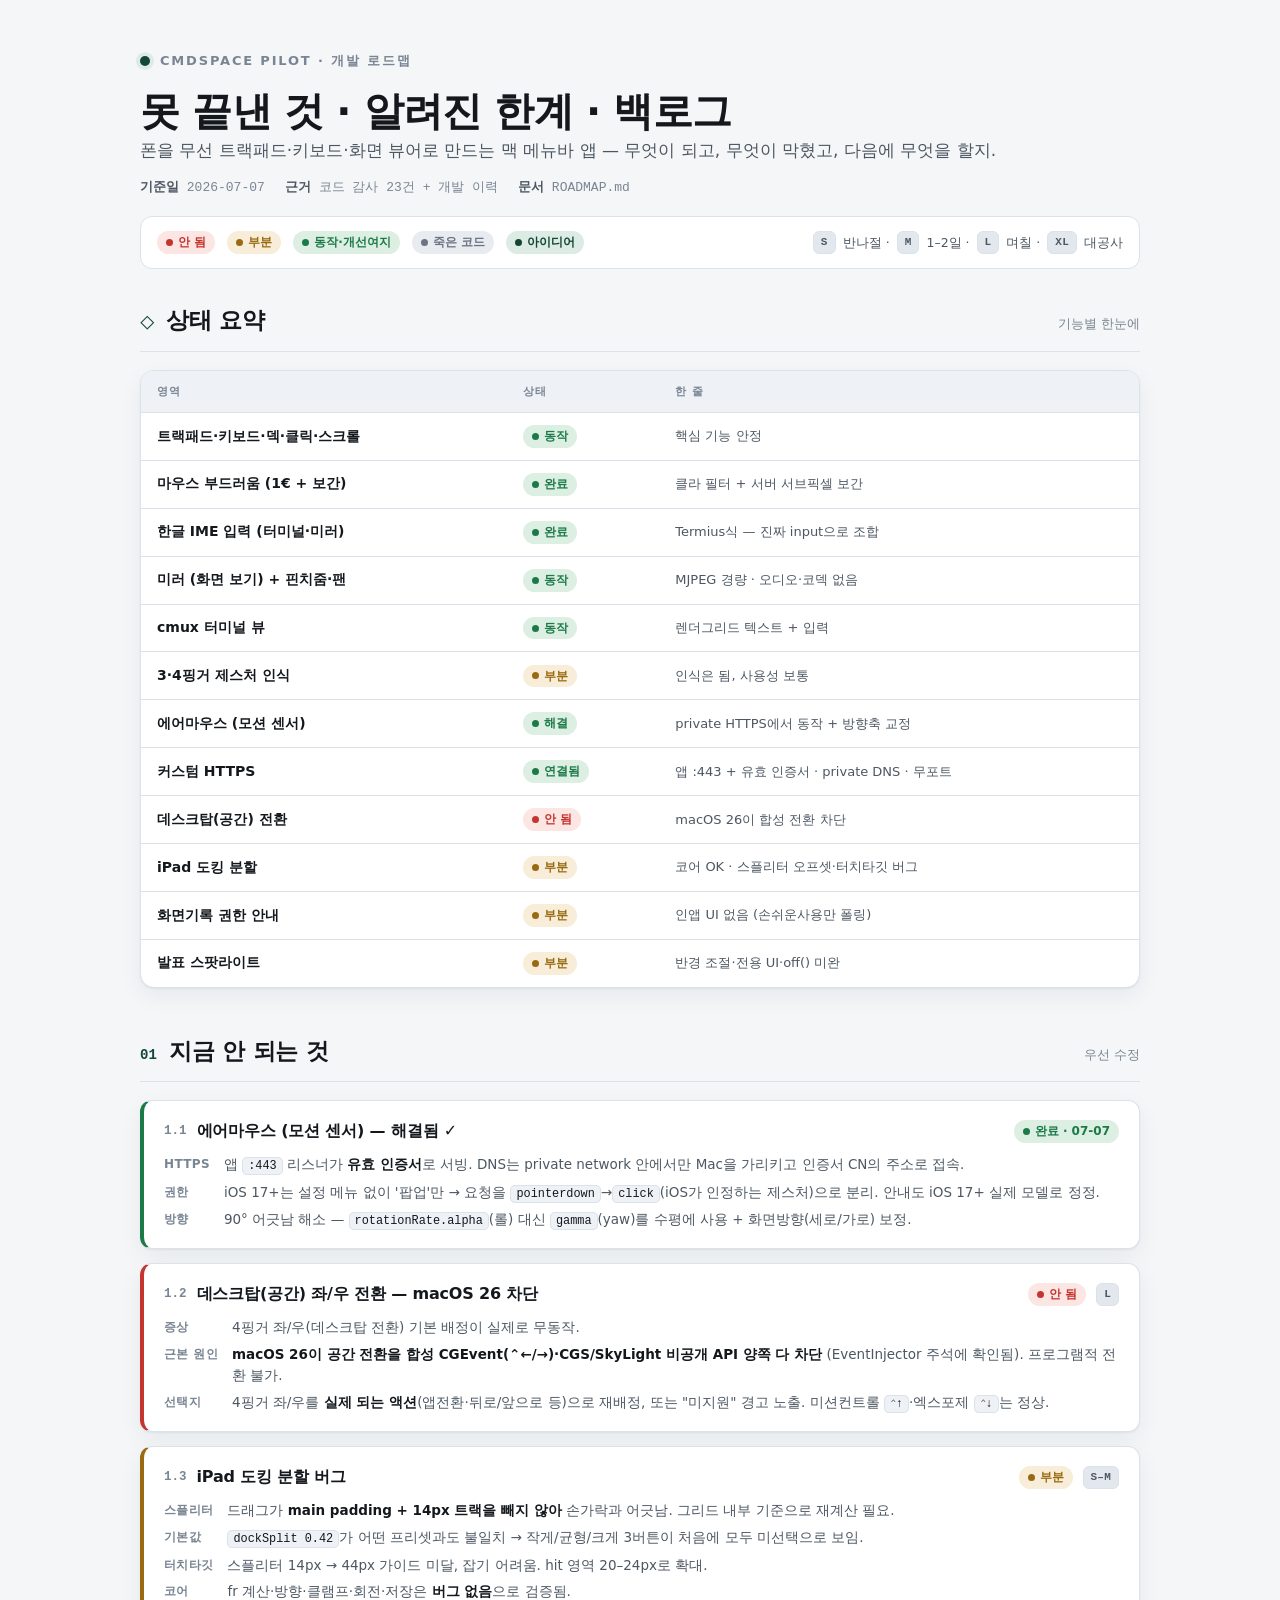
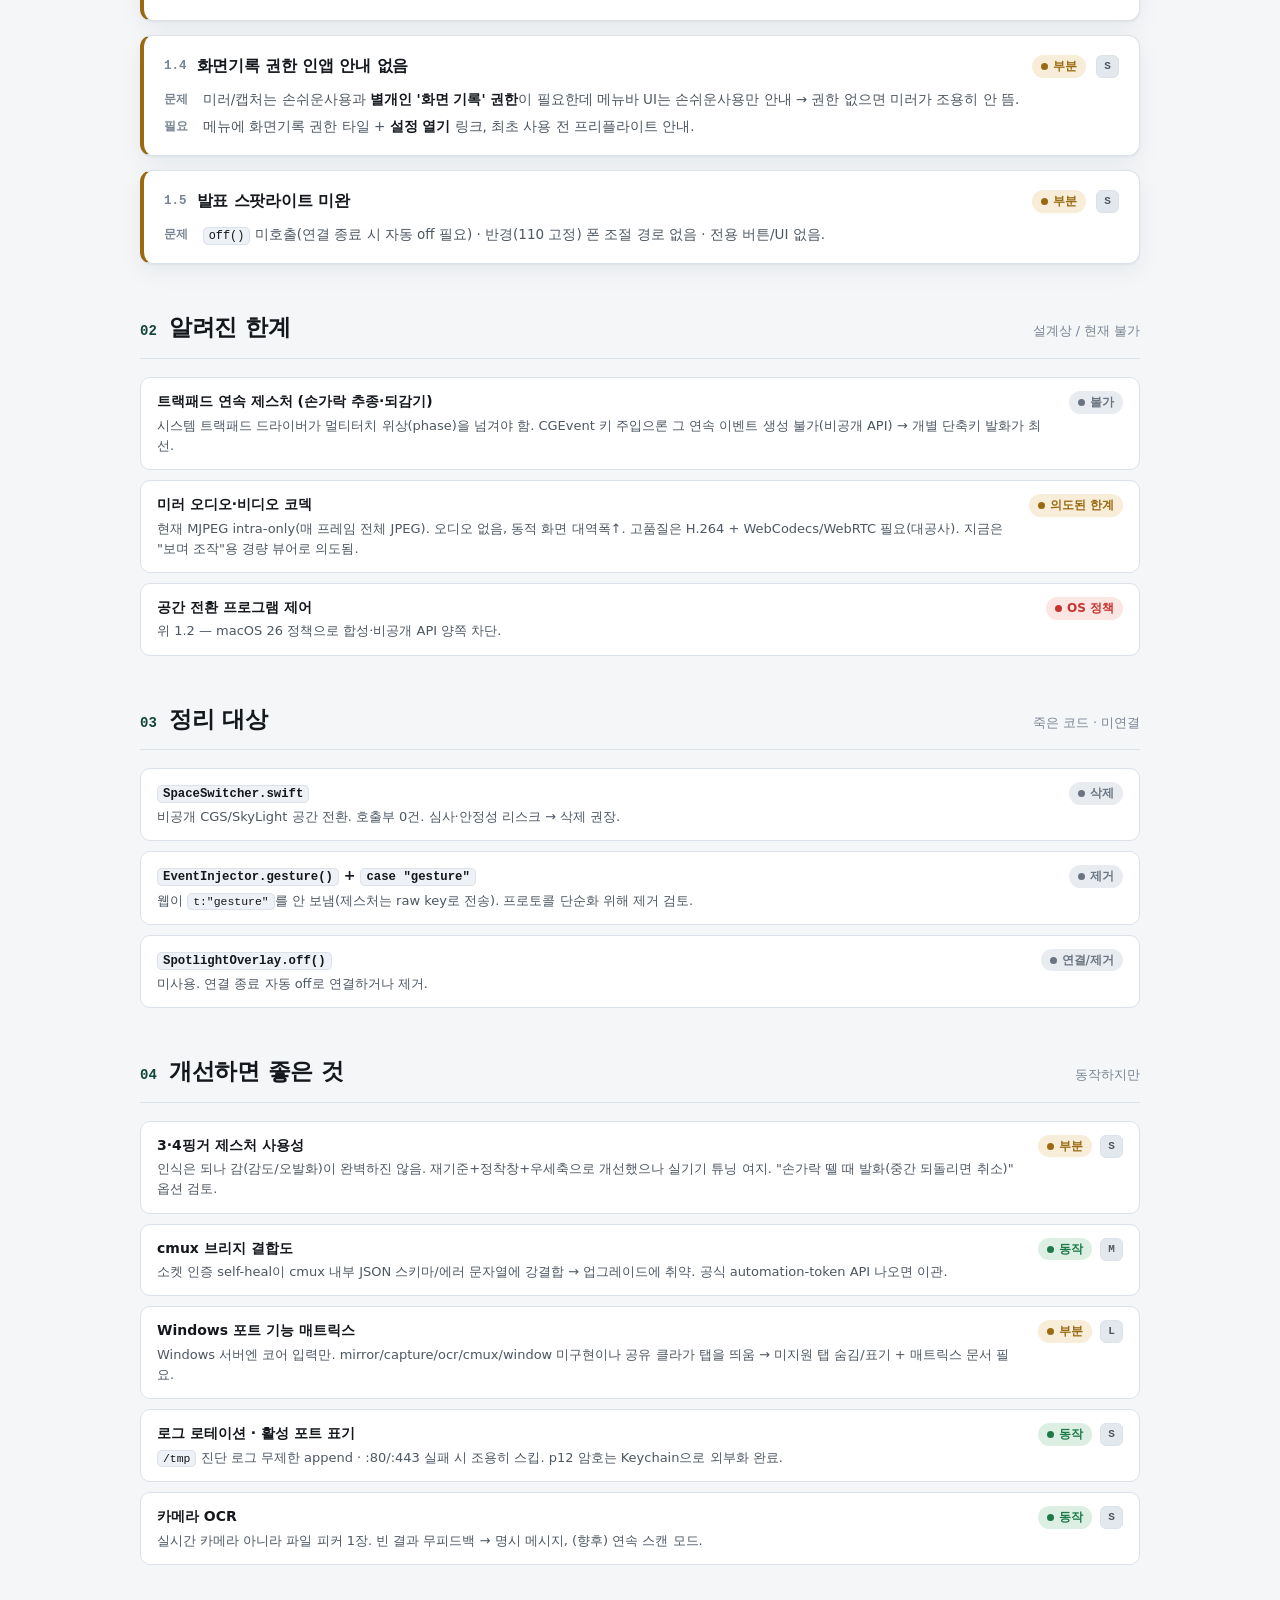
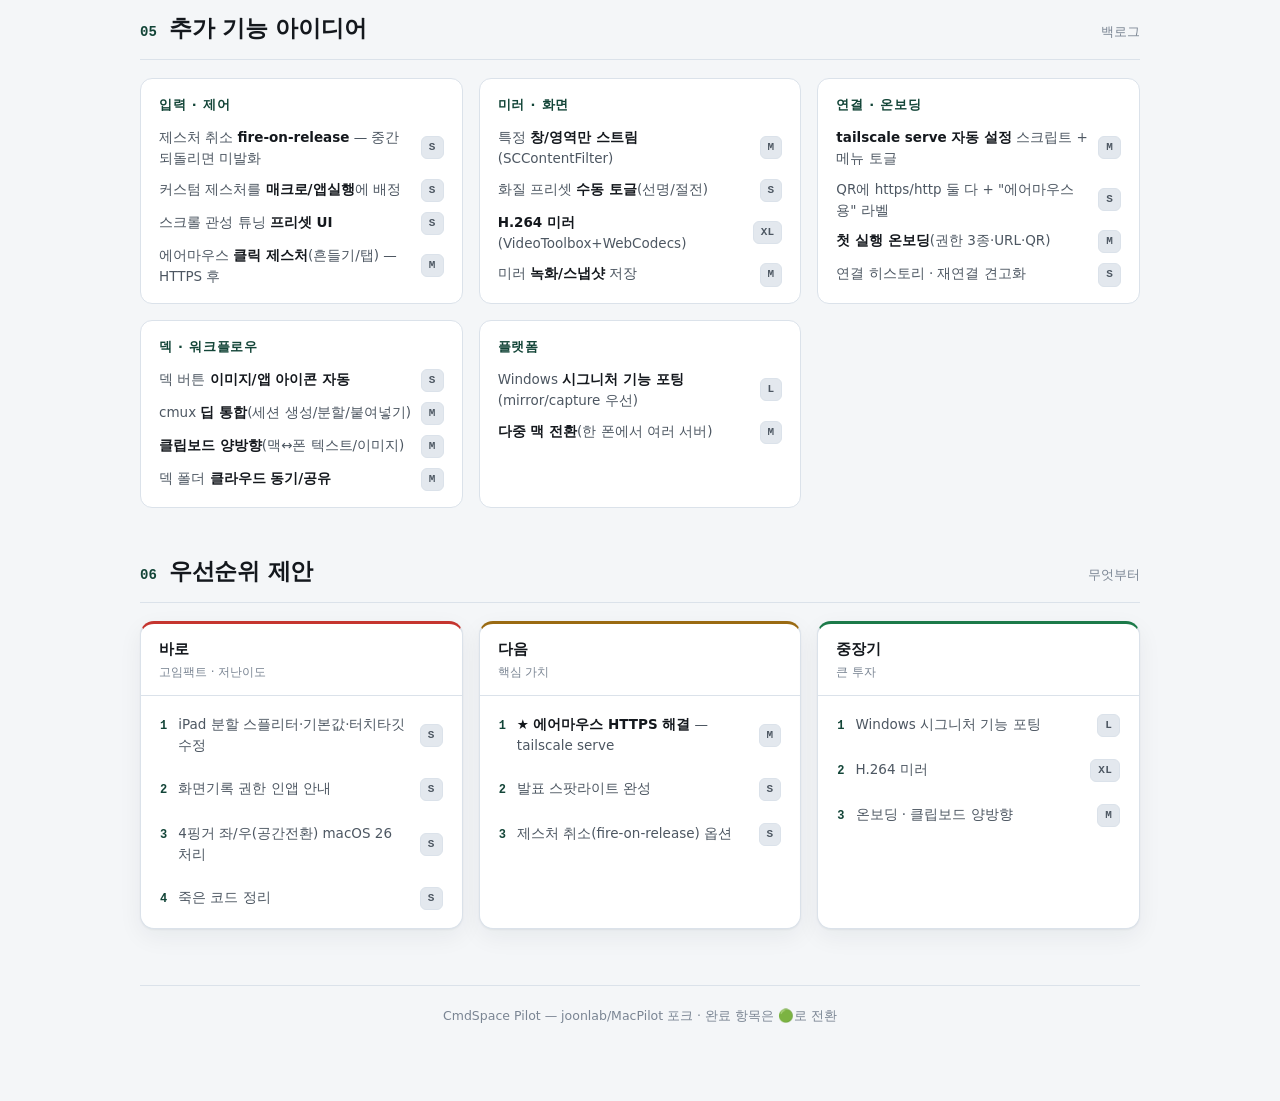
<file: docs/roadmap.html>
<!doctype html>
<html lang="ko">
<head>
<meta charset="utf-8">
<meta name="viewport" content="width=device-width, initial-scale=1">
<title>CmdSpace Pilot — 개발 로드맵</title>
</head>
<body>
<style>
  :root {
    /* CmdSpace 라이트 (CMDS Green 액센트) */
    --bg: #f4f6f8;
    --surface: #ffffff;
    --surface-2: #eef1f5;
    --surface-3: #e3e8ee;
    --border: #dbe2ea;
    --border-strong: #c6d0da;
    --text: #14181d;
    --text-dim: #4d5762;
    --text-mute: #7a8593;
    --accent: #134538;
    --accent-soft: #dcece5;
    --broken: #c5352f;      --broken-bg: #fbe6e4;
    --partial: #9a6a12;     --partial-bg: #f7edd8;
    --working: #1c7a49;     --working-bg: #dcefe2;
    --dead: #6b7480;        --dead-bg: #e8ecf1;
    --shadow: 0 1px 2px rgba(20,30,45,.06), 0 8px 24px rgba(20,30,45,.06);
    --mono: ui-monospace, "SF Mono", SFMono-Regular, Menlo, monospace;
    --sans: -apple-system, system-ui, "Segoe UI", sans-serif;
  }
  @media (prefers-color-scheme: dark) {
    :root {
      --bg: #0f1115;
      --surface: #171a21;
      --surface-2: #20242d;
      --surface-3: #2b3039;
      --border: #292f39;
      --border-strong: #363d49;
      --text: #f2f4f7;
      --text-dim: #a7afb9;
      --text-mute: #6f7885;
      --accent: #E985A2;
      --accent-soft: #2a1a20;
      --broken: #ff6b6b;      --broken-bg: #2a1618;
      --partial: #e3b457;     --partial-bg: #2a2213;
      --working: #5cd18f;     --working-bg: #12271c;
      --dead: #828c9a;        --dead-bg: #20242d;
      --shadow: 0 1px 2px rgba(0,0,0,.4), 0 10px 30px rgba(0,0,0,.35);
    }
  }
  :root[data-theme="light"] {
    --bg: #f4f6f8; --surface: #ffffff; --surface-2: #eef1f5; --surface-3: #e3e8ee;
    --border: #dbe2ea; --border-strong: #c6d0da; --text: #14181d; --text-dim: #4d5762; --text-mute: #7a8593;
    --accent: #134538; --accent-soft: #dcece5;
    --broken: #c5352f; --broken-bg: #fbe6e4; --partial: #9a6a12; --partial-bg: #f7edd8;
    --working: #1c7a49; --working-bg: #dcefe2; --dead: #6b7480; --dead-bg: #e8ecf1;
    --shadow: 0 1px 2px rgba(20,30,45,.06), 0 8px 24px rgba(20,30,45,.06);
  }
  :root[data-theme="dark"] {
    --bg: #0f1115; --surface: #171a21; --surface-2: #20242d; --surface-3: #2b3039;
    --border: #292f39; --border-strong: #363d49; --text: #f2f4f7; --text-dim: #a7afb9; --text-mute: #6f7885;
    --accent: #E985A2; --accent-soft: #2a1a20;
    --broken: #ff6b6b; --broken-bg: #2a1618; --partial: #e3b457; --partial-bg: #2a2213;
    --working: #5cd18f; --working-bg: #12271c; --dead: #828c9a; --dead-bg: #20242d;
    --shadow: 0 1px 2px rgba(0,0,0,.4), 0 10px 30px rgba(0,0,0,.35);
  }

  * { box-sizing: border-box; }
  body {
    margin: 0; background: var(--bg); color: var(--text);
    font-family: var(--sans); line-height: 1.55;
    -webkit-font-smoothing: antialiased;
  }
  .wrap { max-width: 1080px; margin: 0 auto; padding: clamp(20px, 4vw, 56px) clamp(16px, 4vw, 40px) 80px; }

  /* ── 헤더 ── */
  header { display: flex; flex-direction: column; gap: 18px; margin-bottom: 34px; }
  .brandline { display: flex; align-items: center; gap: 10px; font-size: 13px; letter-spacing: .14em; text-transform: uppercase; color: var(--text-mute); font-weight: 600; }
  .dish { width: 10px; height: 10px; border-radius: 50%; background: var(--accent); box-shadow: 0 0 0 4px var(--accent-soft); flex: 0 0 auto; }
  h1 { font-size: clamp(26px, 5vw, 40px); line-height: 1.1; margin: 0; letter-spacing: -.02em; text-wrap: balance; font-weight: 700; }
  h1 .sub { display: block; font-size: clamp(14px, 2.4vw, 17px); font-weight: 500; color: var(--text-dim); letter-spacing: 0; margin-top: 8px; }
  .meta { display: flex; flex-wrap: wrap; gap: 8px 20px; font-size: 13px; color: var(--text-mute); font-family: var(--mono); }
  .meta b { color: var(--text-dim); font-weight: 600; }

  /* ── 범례 ── */
  .legend { display: flex; flex-wrap: wrap; gap: 8px; padding: 14px 16px; background: var(--surface); border: 1px solid var(--border); border-radius: 12px; }
  .legend .grp { display: flex; align-items: center; gap: 7px; font-size: 12.5px; color: var(--text-dim); }
  .legend .grp + .grp { margin-left: 4px; }

  /* ── 상태 pill ── */
  .pill { display: inline-flex; align-items: center; gap: 5px; font-size: 12px; font-weight: 600; padding: 3px 9px; border-radius: 999px; white-space: nowrap; line-height: 1.4; }
  .pill::before { content: ""; width: 7px; height: 7px; border-radius: 50%; background: currentColor; flex: 0 0 auto; }
  .s-broken { color: var(--broken); background: var(--broken-bg); }
  .s-partial { color: var(--partial); background: var(--partial-bg); }
  .s-working { color: var(--working); background: var(--working-bg); }
  .s-dead { color: var(--dead); background: var(--dead-bg); }
  .s-idea { color: var(--accent); background: var(--accent-soft); }

  /* 난이도 chip */
  .dif { font-family: var(--mono); font-size: 11px; font-weight: 600; padding: 2px 7px; border-radius: 6px; background: var(--surface-3); color: var(--text-dim); border: 1px solid var(--border); letter-spacing: .02em; }

  /* ── 섹션 ── */
  section { margin-top: 46px; }
  .sec-head { display: flex; align-items: baseline; gap: 12px; margin-bottom: 18px; padding-bottom: 12px; border-bottom: 1px solid var(--border); }
  .sec-num { font-family: var(--mono); font-size: 14px; font-weight: 700; color: var(--accent); flex: 0 0 auto; }
  .sec-head h2 { font-size: clamp(18px, 3.2vw, 23px); margin: 0; letter-spacing: -.01em; font-weight: 700; }
  .sec-head .note { margin-left: auto; font-size: 12.5px; color: var(--text-mute); }

  /* ── 요약 테이블 ── */
  .tablewrap { overflow-x: auto; border: 1px solid var(--border); border-radius: 14px; background: var(--surface); box-shadow: var(--shadow); }
  table.summary { width: 100%; border-collapse: collapse; font-size: 14px; min-width: 460px; }
  table.summary th, table.summary td { text-align: left; padding: 12px 16px; border-bottom: 1px solid var(--border); vertical-align: middle; }
  table.summary thead th { font-size: 11px; letter-spacing: .1em; text-transform: uppercase; color: var(--text-mute); font-weight: 600; background: var(--surface-2); }
  table.summary tbody tr:last-child td { border-bottom: none; }
  table.summary td.area { font-weight: 600; white-space: nowrap; }
  table.summary td.desc { color: var(--text-dim); font-size: 13px; }

  /* ── 아이템 카드 (섹션1) ── */
  .cards { display: flex; flex-direction: column; gap: 14px; }
  .card { background: var(--surface); border: 1px solid var(--border); border-left: 4px solid var(--stripe, var(--border-strong)); border-radius: 12px; padding: 18px 20px; box-shadow: var(--shadow); }
  .card.b-broken { --stripe: var(--broken); }
  .card.b-partial { --stripe: var(--partial); }
  .card.b-working { --stripe: var(--working); }
  .card.b-dead { --stripe: var(--dead); }
  .card-top { display: flex; align-items: center; gap: 10px; flex-wrap: wrap; margin-bottom: 10px; }
  .card-top .id { font-family: var(--mono); font-size: 12.5px; color: var(--text-mute); font-weight: 600; }
  .card-top h3 { font-size: 16px; margin: 0; font-weight: 650; flex: 1 1 auto; min-width: 200px; letter-spacing: -.01em; }
  .card dl { margin: 0; display: grid; grid-template-columns: max-content 1fr; gap: 6px 14px; font-size: 13.5px; }
  .card dt { color: var(--text-mute); font-weight: 600; font-size: 12px; letter-spacing: .03em; padding-top: 1px; white-space: nowrap; }
  .card dd { margin: 0; color: var(--text-dim); }
  .card dd b { color: var(--text); font-weight: 600; }
  code, .path { font-family: var(--mono); font-size: .88em; background: var(--surface-2); padding: 1px 5px; border-radius: 5px; color: var(--text); border: 1px solid var(--border); }

  /* ── 컴팩트 리스트 (섹션2·3·4) ── */
  .list { display: flex; flex-direction: column; gap: 10px; }
  .row { display: flex; gap: 12px; align-items: flex-start; background: var(--surface); border: 1px solid var(--border); border-radius: 10px; padding: 13px 16px; }
  .row .body { flex: 1 1 auto; min-width: 0; }
  .row .body .t { font-weight: 600; font-size: 14px; margin-bottom: 3px; }
  .row .body .d { font-size: 13px; color: var(--text-dim); }
  .row .side { flex: 0 0 auto; display: flex; align-items: center; gap: 8px; }

  /* ── 백로그 그리드 ── */
  .backlog { display: grid; grid-template-columns: repeat(auto-fill, minmax(250px, 1fr)); gap: 16px; }
  .bgroup { background: var(--surface); border: 1px solid var(--border); border-radius: 12px; padding: 16px 18px; }
  .bgroup h4 { margin: 0 0 12px; font-size: 13px; letter-spacing: .06em; text-transform: uppercase; color: var(--accent); font-weight: 700; }
  .bgroup ul { margin: 0; padding: 0; list-style: none; display: flex; flex-direction: column; gap: 10px; }
  .bgroup li { font-size: 13.5px; color: var(--text-dim); display: flex; gap: 8px; align-items: baseline; }
  .bgroup li b { color: var(--text); font-weight: 600; }
  .bgroup li .dif { align-self: center; margin-left: auto; }

  /* ── 우선순위 보드 ── */
  .board { display: grid; grid-template-columns: repeat(3, 1fr); gap: 16px; }
  .col { background: var(--surface); border: 1px solid var(--border); border-radius: 14px; overflow: hidden; box-shadow: var(--shadow); }
  .col > header { display: block; padding: 14px 18px; margin: 0; border-bottom: 1px solid var(--border); }
  .col .k { font-size: 15px; font-weight: 700; letter-spacing: -.01em; }
  .col .ks { font-size: 12px; color: var(--text-mute); margin-top: 2px; }
  .col.now { border-top: 3px solid var(--broken); }
  .col.next { border-top: 3px solid var(--partial); }
  .col.later { border-top: 3px solid var(--working); }
  .col ol { margin: 0; padding: 8px; list-style: none; counter-reset: p; display: flex; flex-direction: column; gap: 2px; }
  .col ol li { counter-increment: p; display: flex; gap: 11px; align-items: baseline; padding: 10px 11px; border-radius: 9px; font-size: 13.5px; color: var(--text-dim); }
  .col ol li:hover { background: var(--surface-2); }
  .col ol li::before { content: counter(p); font-family: var(--mono); font-size: 12px; font-weight: 700; color: var(--accent); flex: 0 0 auto; }
  .col ol li b { color: var(--text); font-weight: 600; }
  .col ol li .dif { margin-left: auto; align-self: center; }
  .star { color: var(--accent); }

  footer { margin-top: 56px; padding-top: 20px; border-top: 1px solid var(--border); font-size: 12.5px; color: var(--text-mute); text-align: center; }

  @media (max-width: 720px) {
    .board { grid-template-columns: 1fr; }
    .card dl { grid-template-columns: 1fr; gap: 3px 0; }
    .card dt { padding-top: 8px; }
  }
</style>

<div class="wrap">
  <header>
    <div class="brandline"><span class="dish"></span> CmdSpace Pilot · 개발 로드맵</div>
    <h1>못 끝낸 것 · 알려진 한계 · 백로그
      <span class="sub">폰을 무선 트랙패드·키보드·화면 뷰어로 만드는 맥 메뉴바 앱 — 무엇이 되고, 무엇이 막혔고, 다음에 무엇을 할지.</span>
    </h1>
    <div class="meta">
      <span><b>기준일</b> 2026-07-07</span>
      <span><b>근거</b> 코드 감사 23건 + 개발 이력</span>
      <span><b>문서</b> ROADMAP.md</span>
    </div>
    <div class="legend">
      <span class="grp"><span class="pill s-broken">안 됨</span></span>
      <span class="grp"><span class="pill s-partial">부분</span></span>
      <span class="grp"><span class="pill s-working">동작·개선여지</span></span>
      <span class="grp"><span class="pill s-dead">죽은 코드</span></span>
      <span class="grp"><span class="pill s-idea">아이디어</span></span>
      <span class="grp" style="margin-left:auto"><span class="dif">S</span> 반나절 · <span class="dif">M</span> 1–2일 · <span class="dif">L</span> 며칠 · <span class="dif">XL</span> 대공사</span>
    </div>
  </header>

  <!-- 요약 -->
  <section style="margin-top:8px">
    <div class="sec-head"><span class="sec-num">◇</span><h2>상태 요약</h2><span class="note">기능별 한눈에</span></div>
    <div class="tablewrap">
      <table class="summary">
        <thead><tr><th>영역</th><th>상태</th><th>한 줄</th></tr></thead>
        <tbody>
          <tr><td class="area">트랙패드·키보드·덱·클릭·스크롤</td><td><span class="pill s-working">동작</span></td><td class="desc">핵심 기능 안정</td></tr>
          <tr><td class="area">마우스 부드러움 (1€ + 보간)</td><td><span class="pill s-working">완료</span></td><td class="desc">클라 필터 + 서버 서브픽셀 보간</td></tr>
          <tr><td class="area">한글 IME 입력 (터미널·미러)</td><td><span class="pill s-working">완료</span></td><td class="desc">Termius식 — 진짜 input으로 조합</td></tr>
          <tr><td class="area">미러 (화면 보기) + 핀치줌·팬</td><td><span class="pill s-working">동작</span></td><td class="desc">MJPEG 경량 · 오디오·코덱 없음</td></tr>
          <tr><td class="area">cmux 터미널 뷰</td><td><span class="pill s-working">동작</span></td><td class="desc">렌더그리드 텍스트 + 입력</td></tr>
          <tr><td class="area">3·4핑거 제스처 인식</td><td><span class="pill s-partial">부분</span></td><td class="desc">인식은 됨, 사용성 보통</td></tr>
          <tr><td class="area">에어마우스 (모션 센서)</td><td><span class="pill s-working">해결</span></td><td class="desc">private HTTPS에서 동작 + 방향축 교정</td></tr>
          <tr><td class="area">커스텀 HTTPS</td><td><span class="pill s-working">연결됨</span></td><td class="desc">앱 :443 + 유효 인증서 · private DNS · 무포트</td></tr>
          <tr><td class="area">데스크탑(공간) 전환</td><td><span class="pill s-broken">안 됨</span></td><td class="desc">macOS 26이 합성 전환 차단</td></tr>
          <tr><td class="area">iPad 도킹 분할</td><td><span class="pill s-partial">부분</span></td><td class="desc">코어 OK · 스플리터 오프셋·터치타깃 버그</td></tr>
          <tr><td class="area">화면기록 권한 안내</td><td><span class="pill s-partial">부분</span></td><td class="desc">인앱 UI 없음 (손쉬운사용만 폴링)</td></tr>
          <tr><td class="area">발표 스팟라이트</td><td><span class="pill s-partial">부분</span></td><td class="desc">반경 조절·전용 UI·off() 미완</td></tr>
        </tbody>
      </table>
    </div>
  </section>

  <!-- 1. 지금 안 되는 것 -->
  <section>
    <div class="sec-head"><span class="sec-num">01</span><h2>지금 안 되는 것</h2><span class="note">우선 수정</span></div>
    <div class="cards">

      <article class="card b-working">
        <div class="card-top"><span class="id">1.1</span><h3>에어마우스 (모션 센서) — 해결됨 ✓</h3><span class="pill s-working">완료 · 07-07</span></div>
        <dl>
          <dt>HTTPS</dt><dd>앱 <span class="path">:443</span> 리스너가 <b>유효 인증서</b>로 서빙. DNS는 private network 안에서만 Mac을 가리키고 인증서 CN의 주소로 접속.</dd>
          <dt>권한</dt><dd>iOS 17+는 설정 메뉴 없이 '팝업'만 → 요청을 <code>pointerdown</code>→<code>click</code>(iOS가 인정하는 제스처)으로 분리. 안내도 iOS 17+ 실제 모델로 정정.</dd>
          <dt>방향</dt><dd>90° 어긋남 해소 — <code>rotationRate.alpha</code>(롤) 대신 <code>gamma</code>(yaw)를 수평에 사용 + 화면방향(세로/가로) 보정.</dd>
        </dl>
      </article>

      <article class="card b-broken">
        <div class="card-top"><span class="id">1.2</span><h3>데스크탑(공간) 좌/우 전환 — macOS 26 차단</h3><span class="pill s-broken">안 됨</span><span class="dif">L</span></div>
        <dl>
          <dt>증상</dt><dd>4핑거 좌/우(데스크탑 전환) 기본 배정이 실제로 무동작.</dd>
          <dt>근본 원인</dt><dd><b>macOS 26이 공간 전환을 합성 CGEvent(⌃←/→)·CGS/SkyLight 비공개 API 양쪽 다 차단</b> (EventInjector 주석에 확인됨). 프로그램적 전환 불가.</dd>
          <dt>선택지</dt><dd>4핑거 좌/우를 <b>실제 되는 액션</b>(앱전환·뒤로/앞으로 등)으로 재배정, 또는 "미지원" 경고 노출. 미션컨트롤 <code>⌃↑</code>·엑스포제 <code>⌃↓</code>는 정상.</dd>
        </dl>
      </article>

      <article class="card b-partial">
        <div class="card-top"><span class="id">1.3</span><h3>iPad 도킹 분할 버그</h3><span class="pill s-partial">부분</span><span class="dif">S–M</span></div>
        <dl>
          <dt>스플리터</dt><dd>드래그가 <b>main padding + 14px 트랙을 빼지 않아</b> 손가락과 어긋남. 그리드 내부 기준으로 재계산 필요.</dd>
          <dt>기본값</dt><dd><code>dockSplit 0.42</code>가 어떤 프리셋과도 불일치 → 작게/균형/크게 3버튼이 처음에 모두 미선택으로 보임.</dd>
          <dt>터치타깃</dt><dd>스플리터 14px → 44px 가이드 미달, 잡기 어려움. hit 영역 20–24px로 확대.</dd>
          <dt>코어</dt><dd>fr 계산·방향·클램프·회전·저장은 <b>버그 없음</b>으로 검증됨.</dd>
        </dl>
      </article>

      <article class="card b-partial">
        <div class="card-top"><span class="id">1.4</span><h3>화면기록 권한 인앱 안내 없음</h3><span class="pill s-partial">부분</span><span class="dif">S</span></div>
        <dl>
          <dt>문제</dt><dd>미러/캡처는 손쉬운사용과 <b>별개인 '화면 기록' 권한</b>이 필요한데 메뉴바 UI는 손쉬운사용만 안내 → 권한 없으면 미러가 조용히 안 뜸.</dd>
          <dt>필요</dt><dd>메뉴에 화면기록 권한 타일 + <b>설정 열기</b> 링크, 최초 사용 전 프리플라이트 안내.</dd>
        </dl>
      </article>

      <article class="card b-partial">
        <div class="card-top"><span class="id">1.5</span><h3>발표 스팟라이트 미완</h3><span class="pill s-partial">부분</span><span class="dif">S</span></div>
        <dl>
          <dt>문제</dt><dd><span class="path">off()</span> 미호출(연결 종료 시 자동 off 필요) · 반경(110 고정) 폰 조절 경로 없음 · 전용 버튼/UI 없음.</dd>
        </dl>
      </article>
    </div>
  </section>

  <!-- 2. 알려진 한계 -->
  <section>
    <div class="sec-head"><span class="sec-num">02</span><h2>알려진 한계</h2><span class="note">설계상 / 현재 불가</span></div>
    <div class="list">
      <div class="row"><div class="body"><div class="t">트랙패드 연속 제스처 (손가락 추종·되감기)</div><div class="d">시스템 트랙패드 드라이버가 멀티터치 위상(phase)을 넘겨야 함. CGEvent 키 주입으론 그 연속 이벤트 생성 불가(비공개 API) → 개별 단축키 발화가 최선.</div></div><div class="side"><span class="pill s-dead">불가</span></div></div>
      <div class="row"><div class="body"><div class="t">미러 오디오·비디오 코덱</div><div class="d">현재 MJPEG intra-only(매 프레임 전체 JPEG). 오디오 없음, 동적 화면 대역폭↑. 고품질은 H.264 + WebCodecs/WebRTC 필요(대공사). 지금은 "보며 조작"용 경량 뷰어로 의도됨.</div></div><div class="side"><span class="pill s-partial">의도된 한계</span></div></div>
      <div class="row"><div class="body"><div class="t">공간 전환 프로그램 제어</div><div class="d">위 1.2 — macOS 26 정책으로 합성·비공개 API 양쪽 차단.</div></div><div class="side"><span class="pill s-broken">OS 정책</span></div></div>
    </div>
  </section>

  <!-- 3. 죽은 코드 -->
  <section>
    <div class="sec-head"><span class="sec-num">03</span><h2>정리 대상</h2><span class="note">죽은 코드 · 미연결</span></div>
    <div class="list">
      <div class="row"><div class="body"><div class="t"><span class="path">SpaceSwitcher.swift</span></div><div class="d">비공개 CGS/SkyLight 공간 전환. 호출부 0건. 심사·안정성 리스크 → 삭제 권장.</div></div><div class="side"><span class="pill s-dead">삭제</span></div></div>
      <div class="row"><div class="body"><div class="t"><span class="path">EventInjector.gesture()</span> + <span class="path">case "gesture"</span></div><div class="d">웹이 <code>t:"gesture"</code>를 안 보냄(제스처는 raw key로 전송). 프로토콜 단순화 위해 제거 검토.</div></div><div class="side"><span class="pill s-dead">제거</span></div></div>
      <div class="row"><div class="body"><div class="t"><span class="path">SpotlightOverlay.off()</span></div><div class="d">미사용. 연결 종료 자동 off로 연결하거나 제거.</div></div><div class="side"><span class="pill s-dead">연결/제거</span></div></div>
    </div>
  </section>

  <!-- 4. 개선 -->
  <section>
    <div class="sec-head"><span class="sec-num">04</span><h2>개선하면 좋은 것</h2><span class="note">동작하지만</span></div>
    <div class="list">
      <div class="row"><div class="body"><div class="t">3·4핑거 제스처 사용성</div><div class="d">인식은 되나 감(감도/오발화)이 완벽하진 않음. 재기준+정착창+우세축으로 개선했으나 실기기 튜닝 여지. "손가락 뗄 때 발화(중간 되돌리면 취소)" 옵션 검토.</div></div><div class="side"><span class="pill s-partial">부분</span><span class="dif">S</span></div></div>
      <div class="row"><div class="body"><div class="t">cmux 브리지 결합도</div><div class="d">소켓 인증 self-heal이 cmux 내부 JSON 스키마/에러 문자열에 강결합 → 업그레이드에 취약. 공식 automation-token API 나오면 이관.</div></div><div class="side"><span class="pill s-working">동작</span><span class="dif">M</span></div></div>
      <div class="row"><div class="body"><div class="t">Windows 포트 기능 매트릭스</div><div class="d">Windows 서버엔 코어 입력만. mirror/capture/ocr/cmux/window 미구현이나 공유 클라가 탭을 띄움 → 미지원 탭 숨김/표기 + 매트릭스 문서 필요.</div></div><div class="side"><span class="pill s-partial">부분</span><span class="dif">L</span></div></div>
      <div class="row"><div class="body"><div class="t">로그 로테이션 · 활성 포트 표기</div><div class="d"><code>/tmp</code> 진단 로그 무제한 append · :80/:443 실패 시 조용히 스킵. p12 암호는 Keychain으로 외부화 완료.</div></div><div class="side"><span class="pill s-working">동작</span><span class="dif">S</span></div></div>
      <div class="row"><div class="body"><div class="t">카메라 OCR</div><div class="d">실시간 카메라 아니라 파일 피커 1장. 빈 결과 무피드백 → 명시 메시지, (향후) 연속 스캔 모드.</div></div><div class="side"><span class="pill s-working">동작</span><span class="dif">S</span></div></div>
    </div>
  </section>

  <!-- 5. 백로그 -->
  <section>
    <div class="sec-head"><span class="sec-num">05</span><h2>추가 기능 아이디어</h2><span class="note">백로그</span></div>
    <div class="backlog">
      <div class="bgroup">
        <h4>입력 · 제어</h4>
        <ul>
          <li><span>제스처 취소 <b>fire-on-release</b> — 중간 되돌리면 미발화</span><span class="dif">S</span></li>
          <li><span>커스텀 제스처를 <b>매크로/앱실행</b>에 배정</span><span class="dif">S</span></li>
          <li><span>스크롤 관성 튜닝 <b>프리셋 UI</b></span><span class="dif">S</span></li>
          <li><span>에어마우스 <b>클릭 제스처</b>(흔들기/탭) — HTTPS 후</span><span class="dif">M</span></li>
        </ul>
      </div>
      <div class="bgroup">
        <h4>미러 · 화면</h4>
        <ul>
          <li><span>특정 <b>창/영역만 스트림</b>(SCContentFilter)</span><span class="dif">M</span></li>
          <li><span>화질 프리셋 <b>수동 토글</b>(선명/절전)</span><span class="dif">S</span></li>
          <li><span><b>H.264 미러</b>(VideoToolbox+WebCodecs)</span><span class="dif">XL</span></li>
          <li><span>미러 <b>녹화/스냅샷</b> 저장</span><span class="dif">M</span></li>
        </ul>
      </div>
      <div class="bgroup">
        <h4>연결 · 온보딩</h4>
        <ul>
          <li><span><b>tailscale serve 자동 설정</b> 스크립트 + 메뉴 토글</span><span class="dif">M</span></li>
          <li><span>QR에 https/http 둘 다 + "에어마우스용" 라벨</span><span class="dif">S</span></li>
          <li><span><b>첫 실행 온보딩</b>(권한 3종·URL·QR)</span><span class="dif">M</span></li>
          <li><span>연결 히스토리 · 재연결 견고화</span><span class="dif">S</span></li>
        </ul>
      </div>
      <div class="bgroup">
        <h4>덱 · 워크플로우</h4>
        <ul>
          <li><span>덱 버튼 <b>이미지/앱 아이콘 자동</b></span><span class="dif">S</span></li>
          <li><span>cmux <b>딥 통합</b>(세션 생성/분할/붙여넣기)</span><span class="dif">M</span></li>
          <li><span><b>클립보드 양방향</b>(맥↔폰 텍스트/이미지)</span><span class="dif">M</span></li>
          <li><span>덱 폴더 <b>클라우드 동기/공유</b></span><span class="dif">M</span></li>
        </ul>
      </div>
      <div class="bgroup">
        <h4>플랫폼</h4>
        <ul>
          <li><span>Windows <b>시그니처 기능 포팅</b>(mirror/capture 우선)</span><span class="dif">L</span></li>
          <li><span><b>다중 맥 전환</b>(한 폰에서 여러 서버)</span><span class="dif">M</span></li>
        </ul>
      </div>
    </div>
  </section>

  <!-- 우선순위 -->
  <section>
    <div class="sec-head"><span class="sec-num">06</span><h2>우선순위 제안</h2><span class="note">무엇부터</span></div>
    <div class="board">
      <div class="col now">
        <header><div class="k">바로</div><div class="ks">고임팩트 · 저난이도</div></header>
        <ol>
          <li><span>iPad 분할 스플리터·기본값·터치타깃 수정</span><span class="dif">S</span></li>
          <li><span>화면기록 권한 인앱 안내</span><span class="dif">S</span></li>
          <li><span>4핑거 좌/우(공간전환) macOS 26 처리</span><span class="dif">S</span></li>
          <li><span>죽은 코드 정리</span><span class="dif">S</span></li>
        </ol>
      </div>
      <div class="col next">
        <header><div class="k">다음</div><div class="ks">핵심 가치</div></header>
        <ol>
          <li><span><b class="star">★</b> <b>에어마우스 HTTPS 해결</b> — tailscale serve</span><span class="dif">M</span></li>
          <li><span>발표 스팟라이트 완성</span><span class="dif">S</span></li>
          <li><span>제스처 취소(fire-on-release) 옵션</span><span class="dif">S</span></li>
        </ol>
      </div>
      <div class="col later">
        <header><div class="k">중장기</div><div class="ks">큰 투자</div></header>
        <ol>
          <li><span>Windows 시그니처 기능 포팅</span><span class="dif">L</span></li>
          <li><span>H.264 미러</span><span class="dif">XL</span></li>
          <li><span>온보딩 · 클립보드 양방향</span><span class="dif">M</span></li>
        </ol>
      </div>
    </div>
  </section>

  <footer>CmdSpace Pilot — joonlab/MacPilot 포크 · 완료 항목은 🟢로 전환</footer>
</div>
</body>
</html>
</file>
